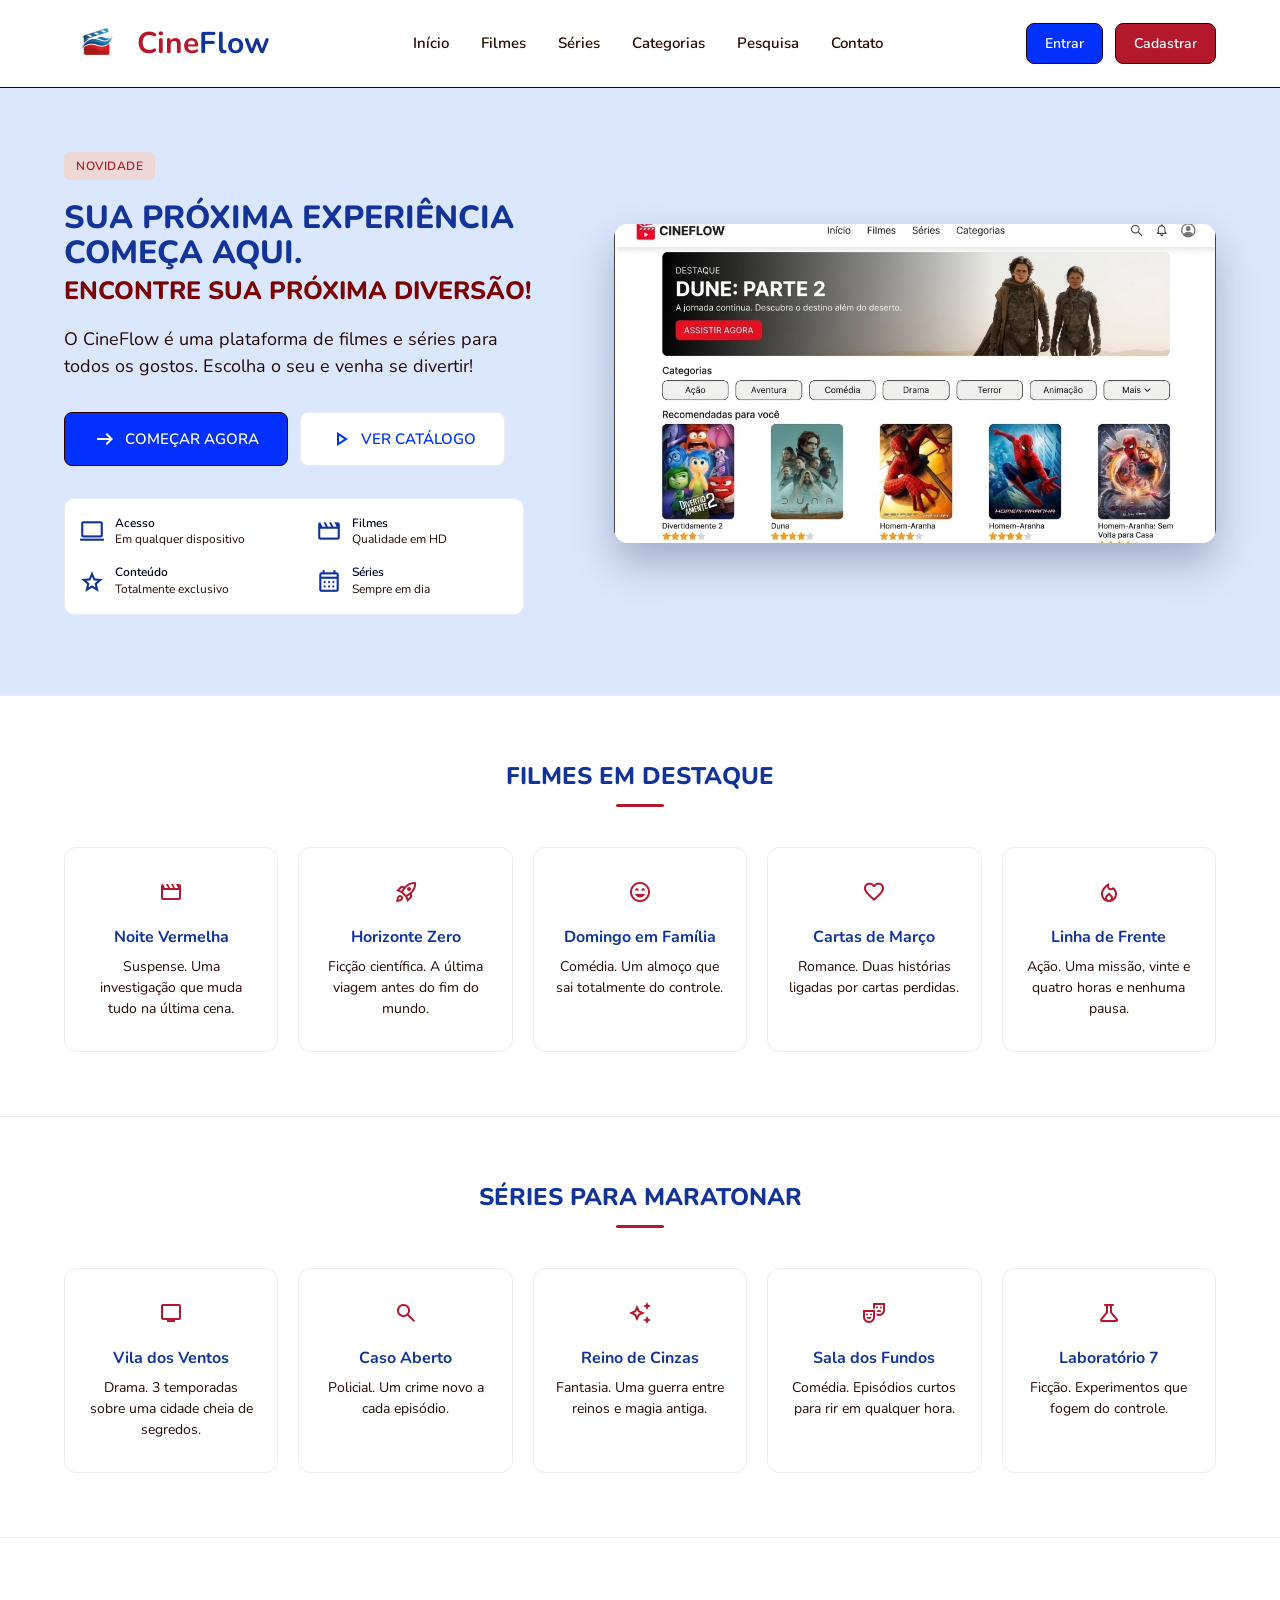
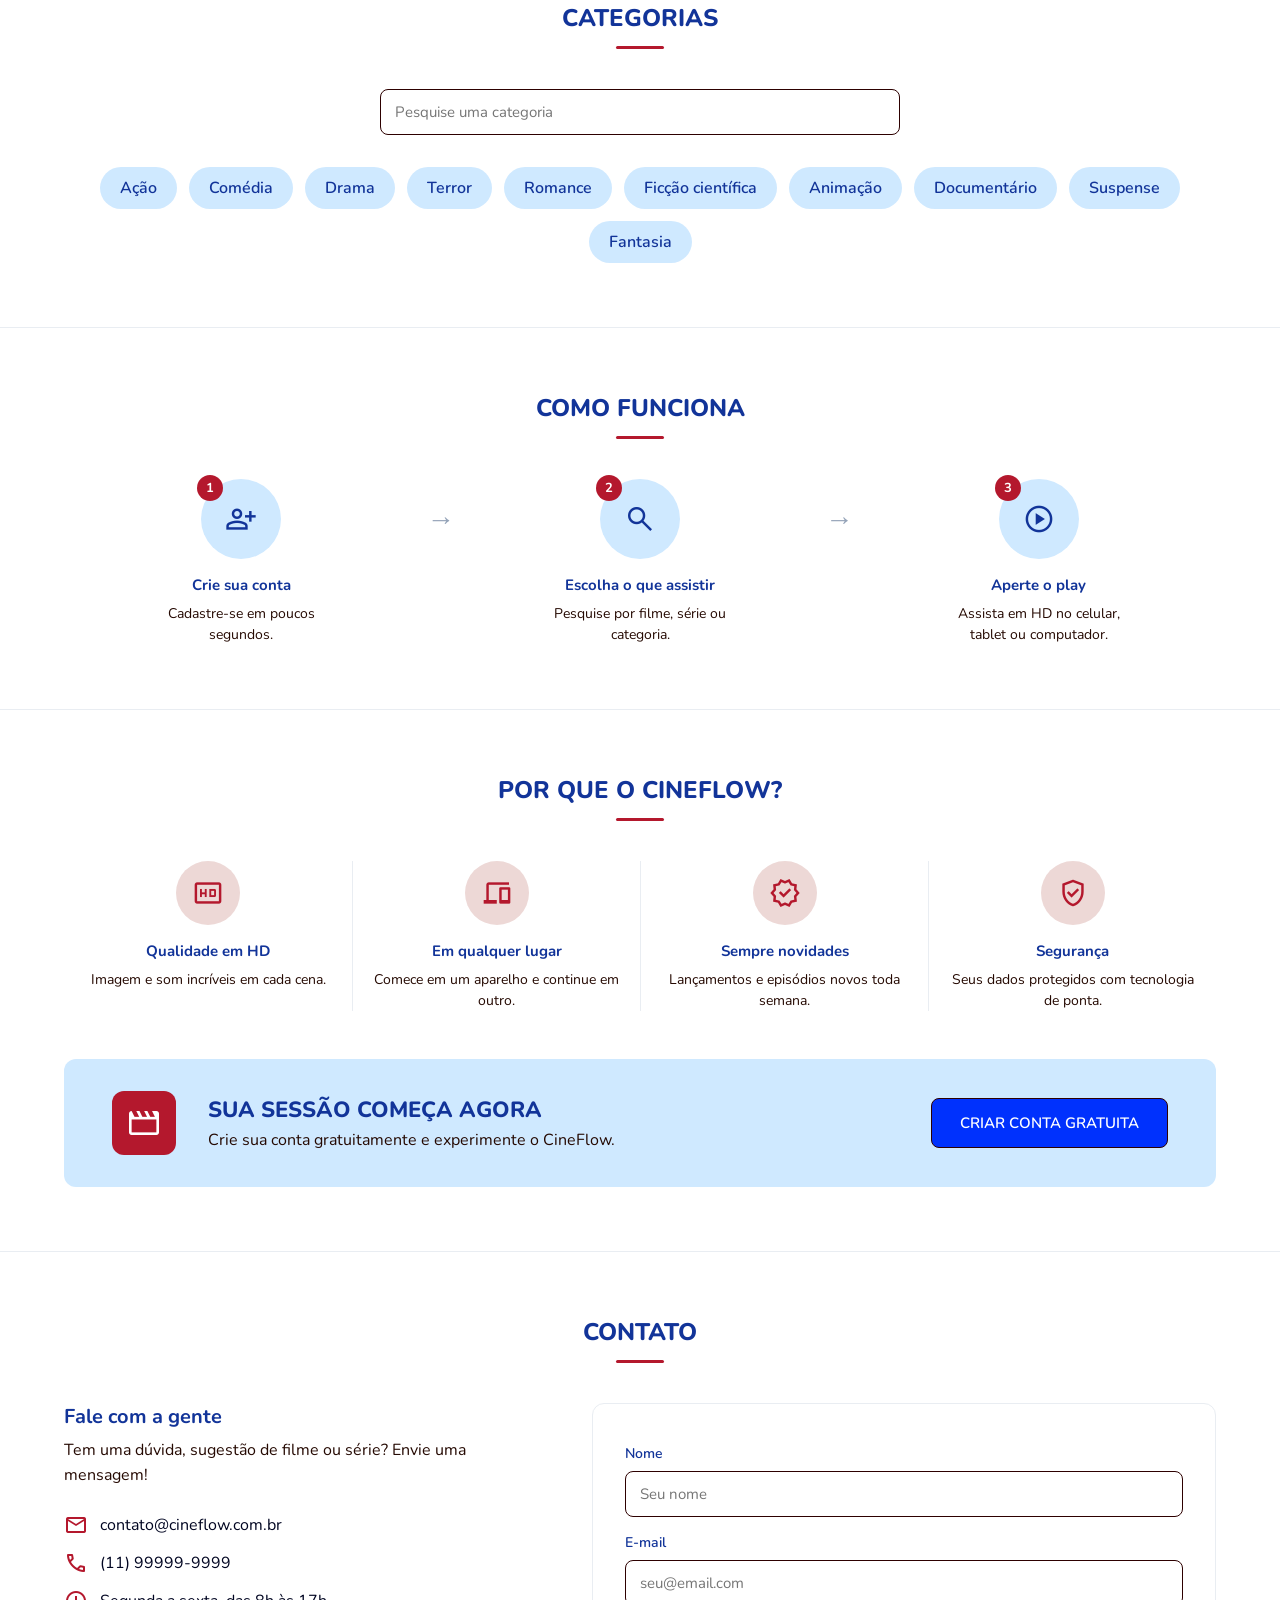
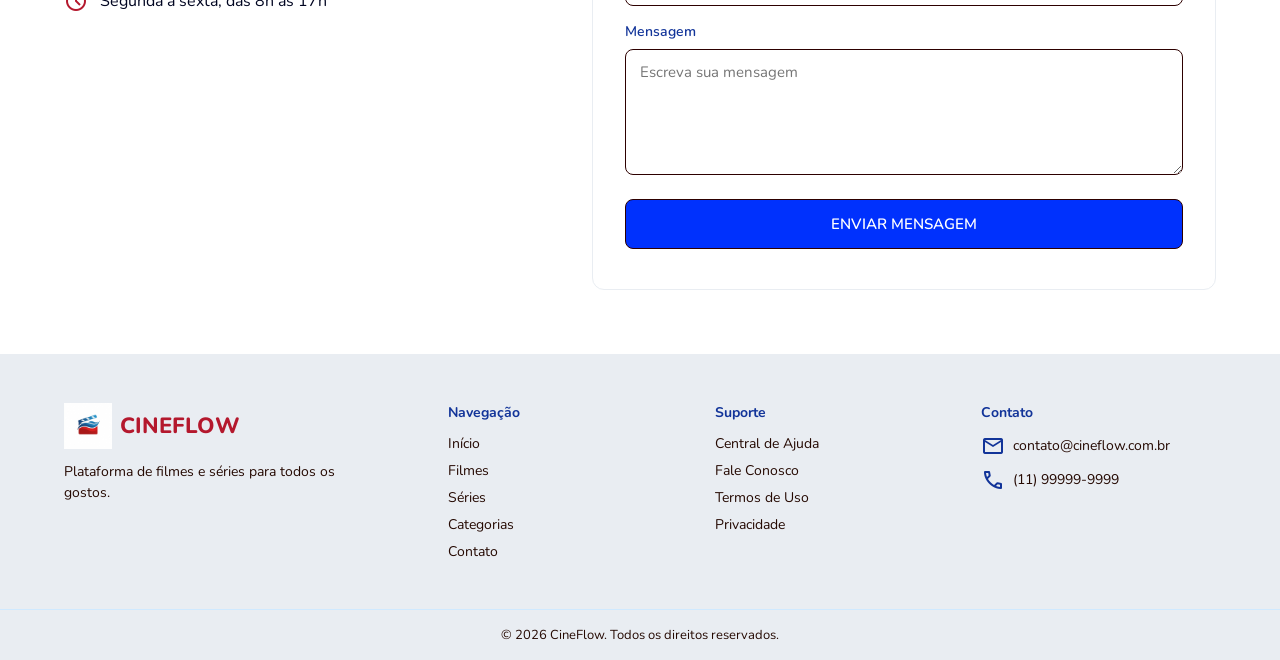
<file: index.html>
<!DOCTYPE html>
<html lang="pt-BR">
<head>
    <meta charset="UTF-8">
    <meta name="viewport" content="width=device-width, initial-scale=1.0">
    <title>CineFlow</title>
    <link rel="stylesheet" href="style.css">
    <link href="https://fonts.googleapis.com/css2?family=Nunito:ital,wght@0,200..1000;1,200..1000&display=swap" rel="stylesheet">
    <link href="https://fonts.googleapis.com/css2?family=Material+Symbols+Outlined" rel="stylesheet">
    <script src="script.js" defer></script>
</head>
<body>
    <!-- ===================== HEADER ===================== -->
    <header class="header">
        <div class="header-inner">
            <a href="#inicio" class="logo">
                <img src="./assets/Gemini_Generated_Image_n6fr6kn6fr6kn6fr.jpg" alt="Logo CineFlow">
                <h2 style="color: #b4182d;">Cine<span style="color: #123499;">Flow</span></h2>
            </a>

            <ul class="nav" id="nav">
                <li><a href="#inicio">Início</a></li>
                <li><a href="#filmes">Filmes</a></li>
                <li><a href="#series">Séries</a></li>
                <li><a href="#categorias">Categorias</a></li>
                <li><a href="#pesquisa">Pesquisa</a></li>
                <li><a href="#contato">Contato</a></li>

                <!-- Só aparece no celular (dentro do menu) -->
                <li class="nav-actions">
                    <a href="login.html" class="btn btn-entrar">Entrar</a>
                    <a href="cadastro.html" class="btn btn-cadastrar">Cadastrar</a>
                </li>
            </ul>

            <div class="actions">
                <a href="login.html" class="btn btn-entrar">Entrar</a>
                <a href="cadastro.html" class="btn btn-cadastrar">Cadastrar</a>
            </div>

            <button class="hamburger" id="hamburger" aria-label="Abrir menu">
                <span class="bar"></span>
                <span class="bar"></span>
                <span class="bar"></span>
            </button>
        </div>
    </header>

    <main>
        <!-- ===================== HERO ===================== -->
        <section class="hero" id="inicio">
            <div class="hero-inner">
                <div class="hero-texto">
                    <span class="hero-etiqueta">Novidade</span>

                    <h1 class="hero-titulo">
                        Sua próxima experiência <br> começa aqui.
                        <span>Encontre sua próxima diversão!</span>
                    </h1>

                    <p class="hero-descricao">
                        O CineFlow é uma plataforma de filmes e séries para todos os gostos. Escolha o seu e venha se divertir!
                    </p>

                    <div class="hero-botoes">
                        <a href="cadastro.html" class="btn btn-primario btn-grande">
                            <span class="material-symbols-outlined">arrow_right_alt</span>Começar agora
                        </a>
                        <a href="#filmes" class="btn btn-contorno btn-grande">
                            <span class="material-symbols-outlined">play_arrow</span>
                            Ver catálogo
                        </a>
                    </div>

                    <ul class="hero-vantagens">
                        <li>
                            <span class="material-symbols-outlined">computer</span>
                            <p><strong>Acesso</strong>Em qualquer dispositivo</p>
                        </li>
                        <li>
                            <span class="material-symbols-outlined">movie</span>
                            <p><strong>Filmes</strong>Qualidade em HD</p>
                        </li>
                        <li>
                            <span class="material-symbols-outlined">star</span>
                            <p><strong>Conteúdo</strong>Totalmente exclusivo</p>
                        </li>
                        <li>
                            <span class="material-symbols-outlined">calendar_month</span>
                            <p><strong>Séries</strong>Sempre em dia</p>
                        </li>
                    </ul>
                </div>

                <div class="hero-imagem-wrapper">
                    <img src="./assets/imagem-hero.jpeg" alt="Imagem de destaque do CineFlow" class="hero-imagem">
                </div>
            </div>
        </section>

        <!-- ===================== FILMES ===================== -->
        <section class="secao" id="filmes">
            <div class="container">
                <h2 class="secao-titulo">Filmes em destaque</h2>
                <div class="cards">
                    <article class="card">
                        <span class="material-symbols-outlined card-icone">movie</span>
                        <h3>Noite Vermelha</h3>
                        <p>Suspense. Uma investigação que muda tudo na última cena.</p>
                    </article>
                    <article class="card">
                        <span class="material-symbols-outlined card-icone">rocket_launch</span>
                        <h3>Horizonte Zero</h3>
                        <p>Ficção científica. A última viagem antes do fim do mundo.</p>
                    </article>
                    <article class="card">
                        <span class="material-symbols-outlined card-icone">sentiment_very_satisfied</span>
                        <h3>Domingo em Família</h3>
                        <p>Comédia. Um almoço que sai totalmente do controle.</p>
                    </article>
                    <article class="card">
                        <span class="material-symbols-outlined card-icone">favorite</span>
                        <h3>Cartas de Março</h3>
                        <p>Romance. Duas histórias ligadas por cartas perdidas.</p>
                    </article>
                    <article class="card">
                        <span class="material-symbols-outlined card-icone">local_fire_department</span>
                        <h3>Linha de Frente</h3>
                        <p>Ação. Uma missão, vinte e quatro horas e nenhuma pausa.</p>
                    </article>
                </div>
            </div>
        </section>

        <!-- ===================== SÉRIES ===================== -->
        <section class="secao" id="series">
            <div class="container">
                <h2 class="secao-titulo">Séries para maratonar</h2>
                <div class="cards">
                    <article class="card">
                        <span class="material-symbols-outlined card-icone">tv</span>
                        <h3>Vila dos Ventos</h3>
                        <p>Drama. 3 temporadas sobre uma cidade cheia de segredos.</p>
                    </article>
                    <article class="card">
                        <span class="material-symbols-outlined card-icone">search</span>
                        <h3>Caso Aberto</h3>
                        <p>Policial. Um crime novo a cada episódio.</p>
                    </article>
                    <article class="card">
                        <span class="material-symbols-outlined card-icone">auto_awesome</span>
                        <h3>Reino de Cinzas</h3>
                        <p>Fantasia. Uma guerra entre reinos e magia antiga.</p>
                    </article>
                    <article class="card">
                        <span class="material-symbols-outlined card-icone">theater_comedy</span>
                        <h3>Sala dos Fundos</h3>
                        <p>Comédia. Episódios curtos para rir em qualquer hora.</p>
                    </article>
                    <article class="card">
                        <span class="material-symbols-outlined card-icone">science</span>
                        <h3>Laboratório 7</h3>
                        <p>Ficção. Experimentos que fogem do controle.</p>
                    </article>
                </div>
            </div>
        </section>

        <!-- ===================== CATEGORIAS + PESQUISA ===================== -->
        <section class="secao" id="categorias">
            <div class="container">
                <h2 class="secao-titulo">Categorias</h2>

                <!-- A busca filtra as categorias abaixo (veja o script.js) -->
                <div class="pesquisa" id="pesquisa">
                    <input type="search" id="busca" placeholder="Pesquise uma categoria" aria-label="Pesquisar categoria">
                </div>

                <ul class="categorias" id="lista-categorias">
                    <li>Ação</li>
                    <li>Comédia</li>
                    <li>Drama</li>
                    <li>Terror</li>
                    <li>Romance</li>
                    <li>Ficção científica</li>
                    <li>Animação</li>
                    <li>Documentário</li>
                    <li>Suspense</li>
                    <li>Fantasia</li>
                </ul>
            </div>
        </section>

        <!-- ===================== COMO FUNCIONA ===================== -->
        <section class="secao" id="como-funciona">
            <div class="container">
                <h2 class="secao-titulo">Como funciona</h2>
                <div class="passos">
                    <div class="passo">
                        <div class="passo-circulo">
                            <span class="passo-numero">1</span>
                            <span class="material-symbols-outlined">person_add</span>
                        </div>
                        <h3>Crie sua conta</h3>
                        <p>Cadastre-se em poucos segundos.</p>
                    </div>

                    <span class="seta" aria-hidden="true">→</span>

                    <div class="passo">
                        <div class="passo-circulo">
                            <span class="passo-numero">2</span>
                            <span class="material-symbols-outlined">search</span>
                        </div>
                        <h3>Escolha o que assistir</h3>
                        <p>Pesquise por filme, série ou categoria.</p>
                    </div>

                    <span class="seta" aria-hidden="true">→</span>

                    <div class="passo">
                        <div class="passo-circulo">
                            <span class="passo-numero">3</span>
                            <span class="material-symbols-outlined">play_circle</span>
                        </div>
                        <h3>Aperte o play</h3>
                        <p>Assista em HD no celular, tablet ou computador.</p>
                    </div>
                </div>
            </div>
        </section>

        <!-- ===================== BENEFÍCIOS + CTA ===================== -->
        <section class="secao" id="beneficios">
            <div class="container">
                <h2 class="secao-titulo">Por que o CineFlow?</h2>

                <ul class="beneficios">
                    <li>
                        <div class="beneficio-circulo"><span class="material-symbols-outlined">hd</span></div>
                        <h3>Qualidade em HD</h3>
                        <p>Imagem e som incríveis em cada cena.</p>
                    </li>
                    <li>
                        <div class="beneficio-circulo"><span class="material-symbols-outlined">devices</span></div>
                        <h3>Em qualquer lugar</h3>
                        <p>Comece em um aparelho e continue em outro.</p>
                    </li>
                    <li>
                        <div class="beneficio-circulo"><span class="material-symbols-outlined">new_releases</span></div>
                        <h3>Sempre novidades</h3>
                        <p>Lançamentos e episódios novos toda semana.</p>
                    </li>
                    <li>
                        <div class="beneficio-circulo"><span class="material-symbols-outlined">verified_user</span></div>
                        <h3>Segurança</h3>
                        <p>Seus dados protegidos com tecnologia de ponta.</p>
                    </li>
                </ul>

                <div class="cta">
                    <div class="cta-icone"><span class="material-symbols-outlined">movie</span></div>
                    <div class="cta-texto">
                        <h2>Sua sessão começa agora</h2>
                        <p>Crie sua conta gratuitamente e experimente o CineFlow.</p>
                    </div>
                    <a href="cadastro.html" class="btn btn-primario btn-grande">Criar conta gratuita</a>
                </div>
            </div>
        </section>

        <!-- ===================== CONTATO ===================== -->
        <section class="secao" id="contato">
            <div class="container">
                <h2 class="secao-titulo">Contato</h2>
                <div class="contato-conteudo">
                    <div class="contato-info">
                        <h3>Fale com a gente</h3>
                        <p>Tem uma dúvida, sugestão de filme ou série? Envie uma mensagem!</p>
                        <ul class="contato-lista">
                            <li><span class="material-symbols-outlined">mail</span> contato@cineflow.com.br</li>
                            <li><span class="material-symbols-outlined">call</span> (11) 99999-9999</li>
                            <li><span class="material-symbols-outlined">schedule</span> Segunda a sexta, das 8h às 17h</li>
                        </ul>
                    </div>

                    <form class="contato-form" id="form-contato">
                        <label for="nome">Nome</label>
                        <input type="text" id="nome" placeholder="Seu nome" required>

                        <label for="email">E-mail</label>
                        <input type="email" id="email" placeholder="seu@email.com" required>

                        <label for="mensagem">Mensagem</label>
                        <textarea id="mensagem" rows="5" placeholder="Escreva sua mensagem" required></textarea>

                        <button type="submit" class="btn btn-primario btn-grande">Enviar mensagem</button>
                        <p class="form-aviso" id="form-aviso"></p>
                    </form>
                </div>
            </div>
        </section>
    </main>

    <!-- ===================== FOOTER ===================== -->
    <footer class="footer">
        <div class="container footer-colunas">
            <div class="footer-sobre">
                <a href="#inicio" class="footer-logo">
                    <img src="./assets/Gemini_Generated_Image_n6fr6kn6fr6kn6fr.jpg" alt="Logo CineFlow">
                    <span>CINEFLOW</span>
                </a>
                <p>Plataforma de filmes e séries para todos os gostos.</p>
            </div>

            <div>
                <h3>Navegação</h3>
                <ul class="footer-links">
                    <li><a href="#inicio">Início</a></li>
                    <li><a href="#filmes">Filmes</a></li>
                    <li><a href="#series">Séries</a></li>
                    <li><a href="#categorias">Categorias</a></li>
                    <li><a href="#contato">Contato</a></li>
                </ul>
            </div>

            <div>
                <h3>Suporte</h3>
                <ul class="footer-links">
                    <li><a href="#">Central de Ajuda</a></li>
                    <li><a href="#contato">Fale Conosco</a></li>
                    <li><a href="#">Termos de Uso</a></li>
                    <li><a href="#">Privacidade</a></li>
                </ul>
            </div>

            <address class="footer-contato">
                <h3>Contato</h3>
                <a href="mailto:contato@cineflow.com.br">
                    <span class="material-symbols-outlined">mail</span>
                    contato@cineflow.com.br
                </a>
                <a href="tel:+5511999999999">
                    <span class="material-symbols-outlined">call</span>
                    (11) 99999-9999
                </a>
            </address>
        </div>

        <div class="footer-copyright">
            <p>© <span id="ano"></span> CineFlow. Todos os direitos reservados.</p>
        </div>
    </footer>
</body>
</html>
</file>
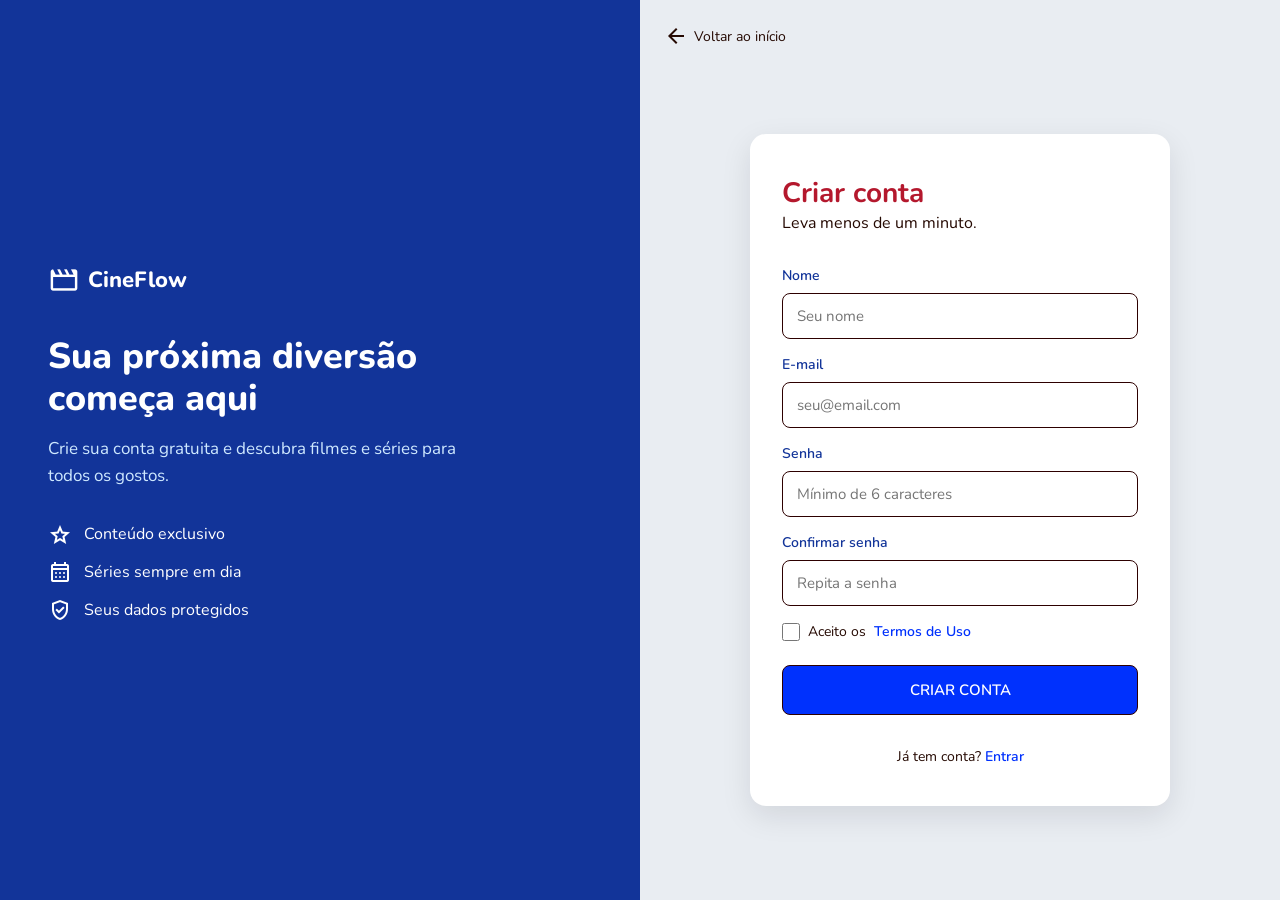
<file: cadastro.html>
<!DOCTYPE html>
<html lang="pt-BR">
<head>
    <meta charset="UTF-8">
    <meta name="viewport" content="width=device-width, initial-scale=1.0">
    <title>Cadastrar | CineFlow</title>
    <link rel="stylesheet" href="style.css">
    <link href="https://fonts.googleapis.com/css2?family=Nunito:ital,wght@0,200..1000;1,200..1000&display=swap" rel="stylesheet">
    <link href="https://fonts.googleapis.com/css2?family=Material+Symbols+Outlined" rel="stylesheet">
    <script src="script.js" defer></script>
</head>
<body>
    <div class="acesso">
        <aside class="acesso-painel">
            <a href="index.html" class="acesso-logo">
                <span class="material-symbols-outlined">movie</span> CineFlow
            </a>
            <h2>Sua próxima diversão começa aqui</h2>
            <p>Crie sua conta gratuita e descubra filmes e séries para todos os gostos.</p>
            <ul class="acesso-vantagens">
                <li><span class="material-symbols-outlined">star</span> Conteúdo exclusivo</li>
                <li><span class="material-symbols-outlined">calendar_month</span> Séries sempre em dia</li>
                <li><span class="material-symbols-outlined">verified_user</span> Seus dados protegidos</li>
            </ul>
        </aside>

        <main class="acesso-conteudo">
            <a href="index.html" class="acesso-voltar">
                <span class="material-symbols-outlined">arrow_back</span> Voltar ao início
            </a>

            <div class="acesso-card">
                <h1 style="color: #b4182d;">Criar conta</h1>
                <p class="acesso-subtitulo">Leva menos de um minuto.</p>

                <form class="acesso-form" id="form-cadastro">
                    <label for="nome">Nome</label>
                    <input type="text" id="nome" placeholder="Seu nome" required>

                    <label for="email">E-mail</label>
                    <input type="email" id="email" placeholder="seu@email.com" required>

                    <label for="senha">Senha</label>
                    <input type="password" id="senha" placeholder="Mínimo de 6 caracteres" minlength="6" required>

                    <label for="confirmar">Confirmar senha</label>
                    <input type="password" id="confirmar" placeholder="Repita a senha" required>

                    <label class="checkbox">
                        <input type="checkbox" required>
                        Aceito os <a href="#">Termos de Uso</a>
                    </label>

                    <button type="submit" class="btn btn-primario btn-grande">Criar conta</button>
                    <p class="form-aviso" id="form-aviso"></p>
                </form>

                <p class="acesso-trocar">Já tem conta? <a href="login.html">Entrar</a></p>
            </div>
        </main>
    </div>
</body>
</html>
</file>
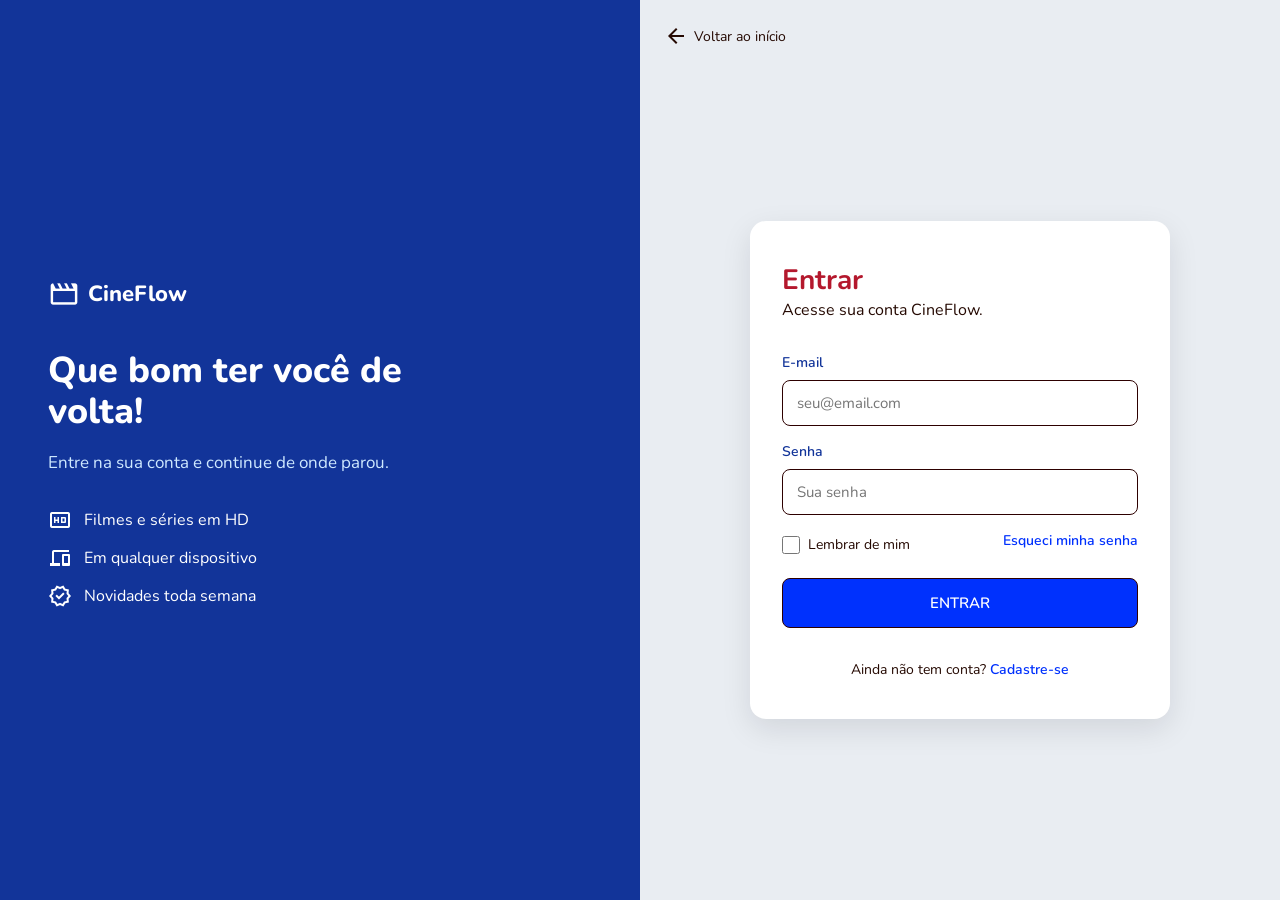
<file: login.html>
<!DOCTYPE html>
<html lang="pt-BR">
<head>
    <meta charset="UTF-8">
    <meta name="viewport" content="width=device-width, initial-scale=1.0">
    <title>Entrar | CineFlow</title>
    <link rel="stylesheet" href="style.css">
    <link href="https://fonts.googleapis.com/css2?family=Nunito:ital,wght@0,200..1000;1,200..1000&display=swap" rel="stylesheet">
    <link href="https://fonts.googleapis.com/css2?family=Material+Symbols+Outlined" rel="stylesheet">
    <script src="script.js" defer></script>
</head>
<body>
    <div class="acesso">
        <!-- Painel azul (some no celular) -->
        <aside class="acesso-painel">
            <a href="index.html" class="acesso-logo">
                <span class="material-symbols-outlined">movie</span> CineFlow
            </a>
            <h2>Que bom ter você de volta!</h2>
            <p>Entre na sua conta e continue de onde parou.</p>
            <ul class="acesso-vantagens">
                <li><span class="material-symbols-outlined">hd</span> Filmes e séries em HD</li>
                <li><span class="material-symbols-outlined">devices</span> Em qualquer dispositivo</li>
                <li><span class="material-symbols-outlined">new_releases</span> Novidades toda semana</li>
            </ul>
        </aside>

        <main class="acesso-conteudo">
            <a href="index.html" class="acesso-voltar">
                <span class="material-symbols-outlined">arrow_back</span> Voltar ao início
            </a>

            <div class="acesso-card">
                <h1 style="color: #b4182d;">Entrar</h1>
                <p class="acesso-subtitulo">Acesse sua conta CineFlow.</p>

                <form class="acesso-form" id="form-login">
                    <label for="email">E-mail</label>
                    <input type="email" id="email" placeholder="seu@email.com" required>

                    <label for="senha">Senha</label>
                    <input type="password" id="senha" placeholder="Sua senha" required>

                    <div class="acesso-opcoes">
                        <label class="checkbox">
                            <input type="checkbox"> Lembrar de mim
                        </label>
                        <a href="#">Esqueci minha senha</a>
                    </div>

                    <button type="submit" class="btn btn-primario btn-grande">Entrar</button>
                    <p class="form-aviso" id="form-aviso"></p>
                </form>

                <p class="acesso-trocar">Ainda não tem conta? <a href="cadastro.html">Cadastre-se</a></p>
            </div>
        </main>
    </div>
</body>
</html>
</file>
<file: style.css>
/* ===== Variáveis (cores do CineFlow) ===== */
:root {
    --azul-escuro: #123499;
    --azul: #0031fd;
    --vermelho: #b4182d;
    --vermelho-escuro: #7b0202;
    --vermelho-claro: #ff6961;
    --texto-principal: #000521;
    --texto-secundario: #250902;
    --cor-borda: #2d0000;
    --cor-fundo: #ffffff;
    --cor-novidade: #EDD8D6;
    --cor-cinza: #e9edf2;
    --cor-suave: #cfe9ff;
}

* { box-sizing: border-box; margin: 0; padding: 0; }

html { scroll-behavior: smooth; }
section { scroll-margin-top: 90px; }

body {
    font-family: "Nunito", sans-serif;
    color: var(--texto-principal);
    background-color: var(--cor-fundo);
}

/* ===== Header ===== */
.header {
    position: sticky;
    top: 0;
    z-index: 100;
    background-color: var(--cor-fundo);
    border-bottom: 1px solid var(--cor-borda);
}

.header-inner {
    max-width: 1200px;
    margin: 0 auto;
    padding: 12px 24px;
    display: flex;
    align-items: center;
    justify-content: space-between;
    gap: 24px;
}

.logo {
    display: flex;
    align-items: center;
    gap: 8px;
    font-size: 20px;
    font-weight: 800;
    color: var(--texto-principal);
    text-decoration: none;
}

.logo img { width: 65px; transition: transform 0.3s ease; }
.logo img:hover { transform: scale(1.1); }

.nav {
    display: flex;
    align-items: center;
    gap: 32px;
    list-style: none;
}

.nav a {
    text-decoration: none;
    color: var(--texto-secundario);
    font-size: 15px;
    font-weight: 600;
    padding: 6px 0;
    transition: color 0.3s ease;
    white-space: nowrap;
}

.nav a:hover { color: var(--vermelho); }

.actions { display: flex; align-items: center; gap: 12px; }

/* Botões Entrar/Cadastrar que ficam dentro do menu (só aparecem no celular) */
.nav-actions { display: none; }

.btn {
    font-family: inherit;
    font-size: 14px;
    font-weight: 600;
    border-radius: 8px;
    padding: 10px 18px;
    cursor: pointer;
    text-decoration: none;
    display: inline-flex;
    align-items: center;
    justify-content: center;
    border: 1px solid var(--cor-borda);
    transition: all 0.3s ease;
}

.btn-entrar { background-color: var(--azul); color: #fff; }
.btn-entrar:hover { background-color: var(--azul-escuro); }
.btn-cadastrar { background-color: var(--vermelho); color: #fff; }
.btn-cadastrar:hover { background-color: var(--vermelho-escuro); }

/* ===== Menu hambúrguer ===== */
.hamburger {
    display: none;
    flex-direction: column;
    justify-content: space-between;
    width: 30px;
    height: 21px;
    background: transparent;
    border: none;
    cursor: pointer;
}

.hamburger .bar {
    height: 3px;
    width: 100%;
    background-color: var(--texto-principal);
    border-radius: 3px;
    transition: all 0.3s ease-in-out;
}

.hamburger.active .bar:nth-child(1) { transform: translateY(9px) rotate(45deg); }
.hamburger.active .bar:nth-child(2) { opacity: 0; }
.hamburger.active .bar:nth-child(3) { transform: translateY(-9px) rotate(-45deg); }

@media (max-width: 768px) {
    .hamburger { display: flex; }
    .actions { display: none; }

    .nav {
        position: absolute;
        top: 100%;
        left: 0;
        width: 100%;
        background-color: var(--cor-fundo);
        flex-direction: column;
        align-items: center;
        padding: 0;
        gap: 0;
        max-height: 0;
        overflow: hidden;
        box-shadow: 0 10px 15px rgba(0, 0, 0, 0.1);
        transition: max-height 0.4s ease-in-out, padding 0.4s ease-in-out;
    }

    .nav.active {
        max-height: 500px;
        padding: 20px 0;
        border-bottom: 2px solid var(--vermelho);
    }

    .nav li { width: 100%; text-align: center; }
    .nav a { display: block; padding: 12px 0; width: 100%; color: var(--texto-principal); }

    .nav-actions { display: flex; gap: 12px; padding: 8px 24px 0; }
    .nav-actions .btn { flex: 1; }
    /* Garante o texto branco nos botões dentro do menu */
    .nav .btn-entrar, .nav .btn-cadastrar,
    .nav .btn-entrar:hover, .nav .btn-cadastrar:hover { color: #fff; }
}

/* ===== Ícones do Google ===== */
.material-symbols-outlined {
    font-size: 20px;
    line-height: 1;
    display: inline-block;
    width: 1em;
    overflow: hidden;
    white-space: nowrap;
    flex-shrink: 0;
}

/* ===== Hero ===== */
.hero {
    background-color: #dbe7ff;
    padding: 64px 0 80px;
    border-bottom: 1px solid var(--cor-cinza);
}

.hero-inner {
    max-width: 1200px;
    margin: 0 auto;
    padding: 0 24px;
    display: grid;
    grid-template-columns: minmax(0, 1fr) minmax(0, 1.2fr);
    align-items: center;
    gap: 48px;
}

.hero-etiqueta {
    display: inline-block;
    background-color: var(--cor-novidade);
    color: var(--vermelho);
    font-size: 12px;
    font-weight: 600;
    text-transform: uppercase;
    letter-spacing: 0.5px;
    padding: 6px 12px;
    border-radius: 6px;
    margin-bottom: 20px;
}

.hero-titulo {
    color: var(--azul-escuro);
    font-size: 32px;
    font-weight: 800;
    line-height: 1.1;
    text-transform: uppercase;
    margin-bottom: 20px;
}

.hero-titulo span {
    color: var(--vermelho-escuro);
    display: block;
    font-size: 25px;
    margin-top: 8px;
}

.hero-descricao {
    font-size: 18px;
    line-height: 1.5;
    color: var(--texto-secundario);
    max-width: 440px;
    margin-bottom: 32px;
}

.hero-botoes { display: flex; gap: 12px; flex-wrap: wrap; margin-bottom: 32px; }

.btn-grande {
    font-size: 15px;
    padding: 14px 28px;
    text-transform: uppercase;
    gap: 8px;
}

.btn-primario { background-color: var(--azul); color: #fff; }
.btn-primario:hover { background-color: var(--azul-escuro); }

.btn-contorno { color: var(--azul); background-color: #fff; border-color: var(--cor-cinza); }
.btn-contorno:hover { background-color: var(--cor-cinza); }

/* Vantagens: agora em 2 colunas (eram 4 itens em coluna) */
.hero-vantagens {
    list-style: none;
    display: grid;
    grid-template-columns: 1fr 1fr;
    gap: 16px;
    background-color: var(--cor-fundo);
    border: 1px solid var(--cor-cinza);
    border-radius: 10px;
    padding: 16px 0;
    max-width: 460px;
}

.hero-vantagens li {
    display: flex;
    align-items: center;
    gap: 10px;
    padding: 0 14px;
    font-size: 12px;
    line-height: 1.4;
    color: var(--texto-secundario);
}

.hero-vantagens .material-symbols-outlined { color: var(--azul-escuro); font-size: 26px; }
.hero-vantagens strong { display: block; color: var(--texto-principal); font-weight: 600; }

.hero-imagem {
    width: 100%;
    height: auto;
    display: block;
    border-radius: 14px;
    box-shadow: 0 20px 40px rgba(0, 5, 33, 0.25);
}

/* ===== Seções (container, título) ===== */
.container { max-width: 1200px; margin: 0 auto; padding: 0 24px; }

.secao { padding: 64px 0; border-bottom: 1px solid var(--cor-cinza); }

.secao-titulo {
    color: var(--azul-escuro);
    font-size: 24px;
    font-weight: 800;
    text-transform: uppercase;
    text-align: center;
    margin-bottom: 40px;
}

.secao-titulo::after {
    content: "";
    display: block;
    width: 48px;
    height: 3px;
    background-color: var(--vermelho);
    margin: 12px auto 0;
    border-radius: 2px;
}

/* ===== Cartões (Filmes e Séries) ===== */
.cards { display: grid; grid-template-columns: repeat(5, 1fr); gap: 20px; }

.card {
    background-color: var(--cor-fundo);
    border: 1px solid var(--cor-cinza);
    border-radius: 12px;
    padding: 32px 20px;
    text-align: center;
    transition: transform .2s ease, box-shadow .2s ease;
}

.card:hover { transform: translateY(-4px); box-shadow: 0 10px 24px rgba(0, 5, 33, 0.12); }

.card-icone { font-size: 48px; color: var(--vermelho); margin-bottom: 16px; }
.card h3 { font-size: 16px; color: var(--azul-escuro); margin-bottom: 8px; }
.card p { font-size: 14px; line-height: 1.5; color: var(--texto-secundario); }

/* ===== Categorias + pesquisa ===== */
.pesquisa {
    display: flex;
    max-width: 520px;
    margin: 0 auto 32px;
    gap: 8px;
}

.pesquisa input {
    flex: 1;
    font-family: inherit;
    font-size: 15px;
    padding: 12px 14px;
    border: 1px solid var(--cor-borda);
    border-radius: 8px;
}

.pesquisa input:focus { outline: 2px solid var(--azul); border-color: transparent; }

.categorias {
    list-style: none;
    display: flex;
    flex-wrap: wrap;
    justify-content: center;
    gap: 12px;
}

.categorias li {
    background-color: var(--cor-suave);
    color: var(--azul-escuro);
    font-weight: 600;
    padding: 10px 20px;
    border-radius: 999px;
}

/* ===== Como funciona ===== */
.passos { display: flex; align-items: flex-start; justify-content: space-between; gap: 8px; }
.passo { flex: 1; text-align: center; }

.passo-circulo {
    width: 80px;
    height: 80px;
    border-radius: 50%;
    background-color: var(--cor-suave);
    color: var(--azul-escuro);
    margin: 0 auto 16px;
    display: flex;
    align-items: center;
    justify-content: center;
    position: relative;
}

.passo-circulo .material-symbols-outlined { font-size: 32px; }

.passo-numero {
    position: absolute;
    top: -4px;
    left: -4px;
    width: 26px;
    height: 26px;
    border-radius: 50%;
    background-color: var(--vermelho);
    color: #fff;
    font-size: 13px;
    font-weight: 700;
    display: flex;
    align-items: center;
    justify-content: center;
}

.passo h3 { font-size: 15px; color: var(--azul-escuro); margin-bottom: 8px; }
.passo p { font-size: 14px; line-height: 1.5; color: var(--texto-secundario); max-width: 200px; margin: 0 auto; }
.seta { font-size: 28px; color: #94A3B8; margin-top: 22px; }

/* ===== Benefícios ===== */
.beneficios { list-style: none; display: grid; grid-template-columns: repeat(4, 1fr); margin-bottom: 48px; }
.beneficios li { text-align: center; padding: 0 20px; }
.beneficios li + li { border-left: 1px solid var(--cor-cinza); }

.beneficio-circulo {
    width: 64px;
    height: 64px;
    border-radius: 50%;
    background-color: var(--cor-novidade);
    color: var(--vermelho);
    margin: 0 auto 16px;
    display: flex;
    align-items: center;
    justify-content: center;
}

.beneficio-circulo .material-symbols-outlined { font-size: 32px; }
.beneficios h3 { font-size: 15px; color: var(--azul-escuro); margin-bottom: 8px; }
.beneficios p { font-size: 14px; line-height: 1.5; color: var(--texto-secundario); }

/* ===== Chamada final (CTA) ===== */
.cta {
    display: flex;
    align-items: center;
    gap: 32px;
    background-color: var(--cor-suave);
    border-radius: 12px;
    padding: 32px 48px;
}

.cta-icone {
    width: 64px;
    height: 64px;
    border-radius: 12px;
    background-color: var(--vermelho);
    color: #fff;
    flex-shrink: 0;
    display: flex;
    align-items: center;
    justify-content: center;
}

.cta-icone .material-symbols-outlined { font-size: 36px; }
.cta-texto { flex: 1; }
.cta-texto h2 { font-size: 22px; font-weight: 800; color: var(--azul-escuro); text-transform: uppercase; margin-bottom: 4px; }
.cta-texto p { color: var(--texto-secundario); }

/* ===== Contato ===== */
.contato-conteudo { display: grid; grid-template-columns: 1fr 1.3fr; gap: 48px; align-items: start; }
.contato-info h3 { font-size: 20px; color: var(--azul-escuro); margin-bottom: 8px; }
.contato-info p { line-height: 1.6; color: var(--texto-secundario); margin-bottom: 24px; }
.contato-lista { list-style: none; }
.contato-lista li { display: flex; align-items: center; gap: 12px; margin-bottom: 14px; }
.contato-lista .material-symbols-outlined { color: var(--vermelho); font-size: 24px; }

/* Formulários (contato, login e cadastro usam a mesma ideia) */
.contato-form, .acesso-form { display: flex; flex-direction: column; gap: 8px; }

.contato-form {
    background-color: var(--cor-fundo);
    border: 1px solid var(--cor-cinza);
    border-radius: 12px;
    padding: 32px;
}

.contato-form label, .acesso-form label {
    font-size: 14px;
    font-weight: 600;
    color: var(--azul-escuro);
    margin-top: 8px;
}

.contato-form input, .contato-form textarea,
.acesso-form input {
    font-family: inherit;
    font-size: 15px;
    padding: 12px 14px;
    border: 1px solid var(--cor-borda);
    border-radius: 8px;
    width: 100%;
}

.contato-form textarea { resize: vertical; }

.contato-form input:focus, .contato-form textarea:focus,
.acesso-form input:focus { outline: 2px solid var(--azul); border-color: transparent; }

.contato-form button, .acesso-form button[type="submit"] { margin-top: 16px; }

.form-aviso { color: #15803D; font-weight: 600; text-align: center; }

/* ===== Footer ===== */
.footer { background-color: var(--cor-cinza); font-size: 14px; color: var(--texto-secundario); }

.footer-colunas {
    display: grid;
    grid-template-columns: 1.5fr 1fr 1fr 1fr;
    gap: 32px;
    padding-top: 48px;
    padding-bottom: 40px;
}

.footer-logo { display: flex; align-items: center; gap: 8px; text-decoration: none; font-size: 22px; font-weight: 800; margin-bottom: 12px; }
.footer-logo img { width: 48px; }
.footer-logo span { color: var(--vermelho); }
.footer-sobre p { max-width: 280px; line-height: 1.5; }
.footer h3 { font-size: 14px; color: var(--azul-escuro); margin-bottom: 12px; }
.footer-links { list-style: none; }
.footer-links li { margin-bottom: 8px; }
.footer a { color: var(--texto-secundario); text-decoration: none; transition: color .2s ease; }
.footer a:hover { color: var(--vermelho); }
.footer-contato { font-style: normal; }
.footer-contato > a { display: flex; align-items: center; gap: 8px; margin-bottom: 10px; }
.footer-contato .material-symbols-outlined { color: var(--azul-escuro); }

.footer-copyright {
    border-top: 1px solid var(--cor-suave);
    text-align: center;
    font-size: 13px;
    padding: 16px 24px;
}

/* ===== Login e Cadastro ===== */
.acesso { display: grid; grid-template-columns: 1fr 1fr; min-height: 100vh; }

.acesso-painel {
    background-color: var(--azul-escuro);
    color: #fff;
    padding: 48px;
    display: flex;
    flex-direction: column;
    justify-content: center;
    gap: 16px;
}

.acesso-logo { display: flex; align-items: center; gap: 8px; color: #fff; text-decoration: none; font-size: 22px; font-weight: 800; margin-bottom: 24px; }
.acesso-logo .material-symbols-outlined { font-size: 32px; }
.acesso-painel h2 { font-size: 36px; line-height: 1.15; font-weight: 800; max-width: 420px; }
.acesso-painel p { font-size: 17px; line-height: 1.6; color: var(--cor-suave); max-width: 420px; }
.acesso-vantagens { list-style: none; margin-top: 16px; }
.acesso-vantagens li { display: flex; align-items: center; gap: 12px; margin-bottom: 14px; }

.acesso-conteudo {
    background-color: var(--cor-cinza);
    padding: 80px 24px 40px;
    display: flex;
    flex-direction: column;
    align-items: center;
    justify-content: center;
    position: relative;
}

.acesso-voltar {
    position: absolute;
    top: 24px;
    left: 24px;
    display: flex;
    align-items: center;
    gap: 6px;
    font-size: 14px;
    color: var(--texto-secundario);
    text-decoration: none;
}

.acesso-voltar:hover { color: var(--vermelho); }

.acesso-card {
    width: 100%;
    max-width: 420px;
    background-color: var(--cor-fundo);
    border-radius: 16px;
    padding: 40px 32px;
    box-shadow: 0 10px 30px rgba(0, 5, 33, 0.1);
}

.acesso-card h1 { font-size: 28px; color: var(--azul-escuro); }
.acesso-subtitulo { color: var(--texto-secundario); margin-bottom: 24px; }
.acesso-opcoes { display: flex; justify-content: space-between; align-items: center; flex-wrap: wrap; gap: 8px; margin-top: 4px; }

.acesso-opcoes a, .acesso-trocar a, .checkbox a {
    color: var(--azul);
    font-weight: 600;
    text-decoration: none;
    font-size: 14px;
}

.acesso-opcoes a:hover, .acesso-trocar a:hover, .checkbox a:hover { text-decoration: underline; }

.acesso-form .checkbox { display: flex; align-items: center; gap: 8px; font-weight: 400; color: var(--texto-secundario); }
.acesso-form .checkbox input { width: 18px; height: 18px; accent-color: var(--azul); }
.acesso-trocar { text-align: center; font-size: 14px; color: var(--texto-secundario); margin-top: 24px; }

/* ===== Tablet ===== */
@media (max-width: 1024px) {
    .hero-inner { grid-template-columns: minmax(0, 1fr); }
    .cards { grid-template-columns: repeat(2, 1fr); }
    .passos { flex-direction: column; align-items: center; gap: 32px; }
    .seta { display: none; }
    .beneficios { grid-template-columns: repeat(2, 1fr); gap: 32px 0; }
    .beneficios li + li { border-left: none; }
    .contato-conteudo { grid-template-columns: 1fr; gap: 32px; }
    .footer-colunas { grid-template-columns: repeat(2, 1fr); }
}

/* ===== Celular ===== */
@media (max-width: 768px) {
    .hero { padding: 40px 0 56px; }
    .hero-botoes { flex-direction: column; }
    .hero-vantagens { grid-template-columns: 1fr; max-width: none; }
    .secao { padding: 48px 0; }
    .secao-titulo { font-size: 20px; }
    .cards, .beneficios { grid-template-columns: 1fr; }
    .cta { flex-direction: column; text-align: center; padding: 32px 24px; gap: 20px; }
    .cta-texto h2 { font-size: 18px; }
    .cta .btn { width: 100%; }
    .contato-form { padding: 24px 20px; }
    .footer-colunas { grid-template-columns: 1fr; gap: 28px; }
}

@media (max-width: 900px) {
    .acesso { grid-template-columns: 1fr; }
    .acesso-painel { display: none; }
    .acesso-voltar { position: static; align-self: flex-start; margin-bottom: 24px; }
    .acesso-conteudo { justify-content: flex-start; padding-top: 32px; }
    .acesso-card { padding: 32px 20px; }
}
</file>
